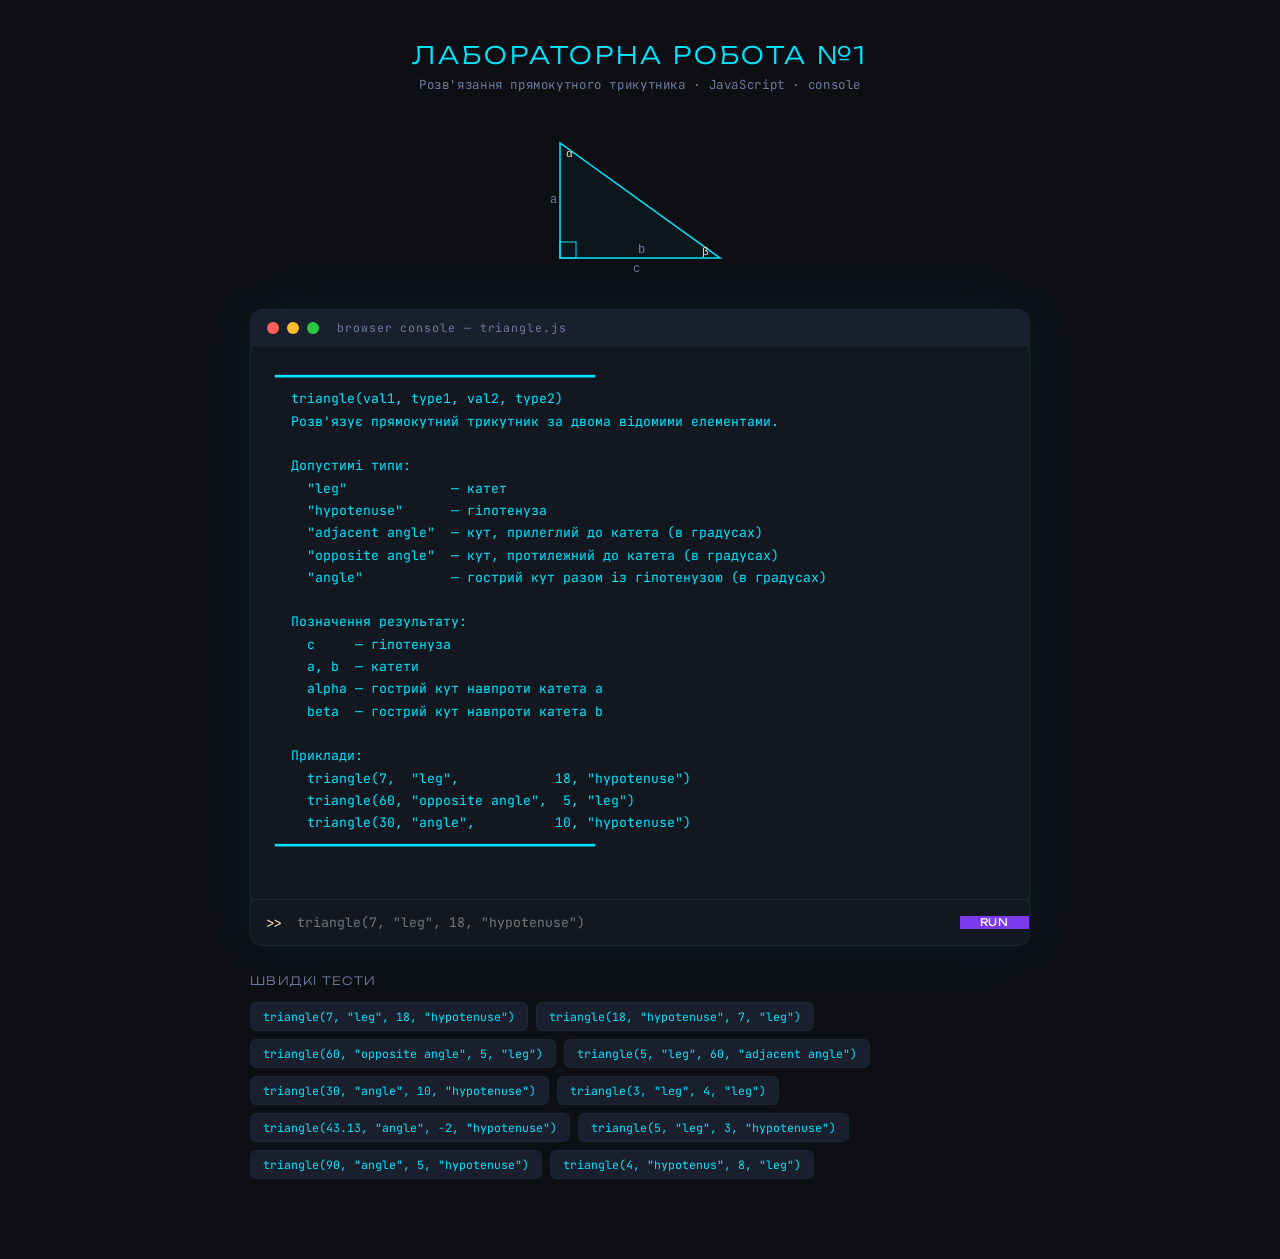
<file: lab1/index.html>
<!DOCTYPE html>
<html lang="uk">
<head>
  <meta charset="UTF-8" />
  <meta name="viewport" content="width=device-width, initial-scale=1.0" />
  <title>Лабораторна робота №1</title>
  <link rel="stylesheet" href="style.css" />
</head>
<body>

<header>
  <h1>Лабораторна робота №1</h1>
  <p>Розв'язання прямокутного трикутника · JavaScript · console</p>
</header>

<svg class="triangle-svg" width="180" height="140" viewBox="0 0 180 140"
     fill="none" xmlns="http://www.w3.org/2000/svg">
  <polygon points="10,125 170,125 10,10"
           stroke="#00e5ff" stroke-width="1.5" fill="rgba(0,229,255,0.04)"/>
  <rect x="10" y="109" width="16" height="16"
        stroke="#00e5ff" stroke-width="1" fill="none"/>
  <text x="83" y="139" fill="#6c7a9c" font-family="monospace" font-size="12">c</text>
  <text x="0"  y="70"  fill="#6c7a9c" font-family="monospace" font-size="12">a</text>
  <text x="88" y="120" fill="#6c7a9c" font-family="monospace" font-size="12">b</text>
  <text x="152" y="122" fill="#f9e2af" font-family="monospace" font-size="11">β</text>
  <text x="16"  y="24"  fill="#f9e2af" font-family="monospace" font-size="11">α</text>
</svg>

<div class="console">
  <div class="console-bar">
    <div class="dot dot-r"></div>
    <div class="dot dot-y"></div>
    <div class="dot dot-g"></div>
    <span class="console-label">browser console — triangle.js</span>
  </div>
  <div id="output"></div>
  <div class="input-row">
    <span class="chevron">&gt;&gt;</span>
    <input id="cmd" type="text" autocomplete="off" spellcheck="false"
           placeholder='triangle(7, "leg", 18, "hypotenuse")' />
    <button id="run-btn">RUN</button>
  </div>
</div>

<div class="tests">
  <h2>Швидкі тести</h2>
  <div class="chips" id="chips"></div>
</div>

<script src="triangle.js"></script>
<script src="ui.js"></script>
</body>
</html>
</file>
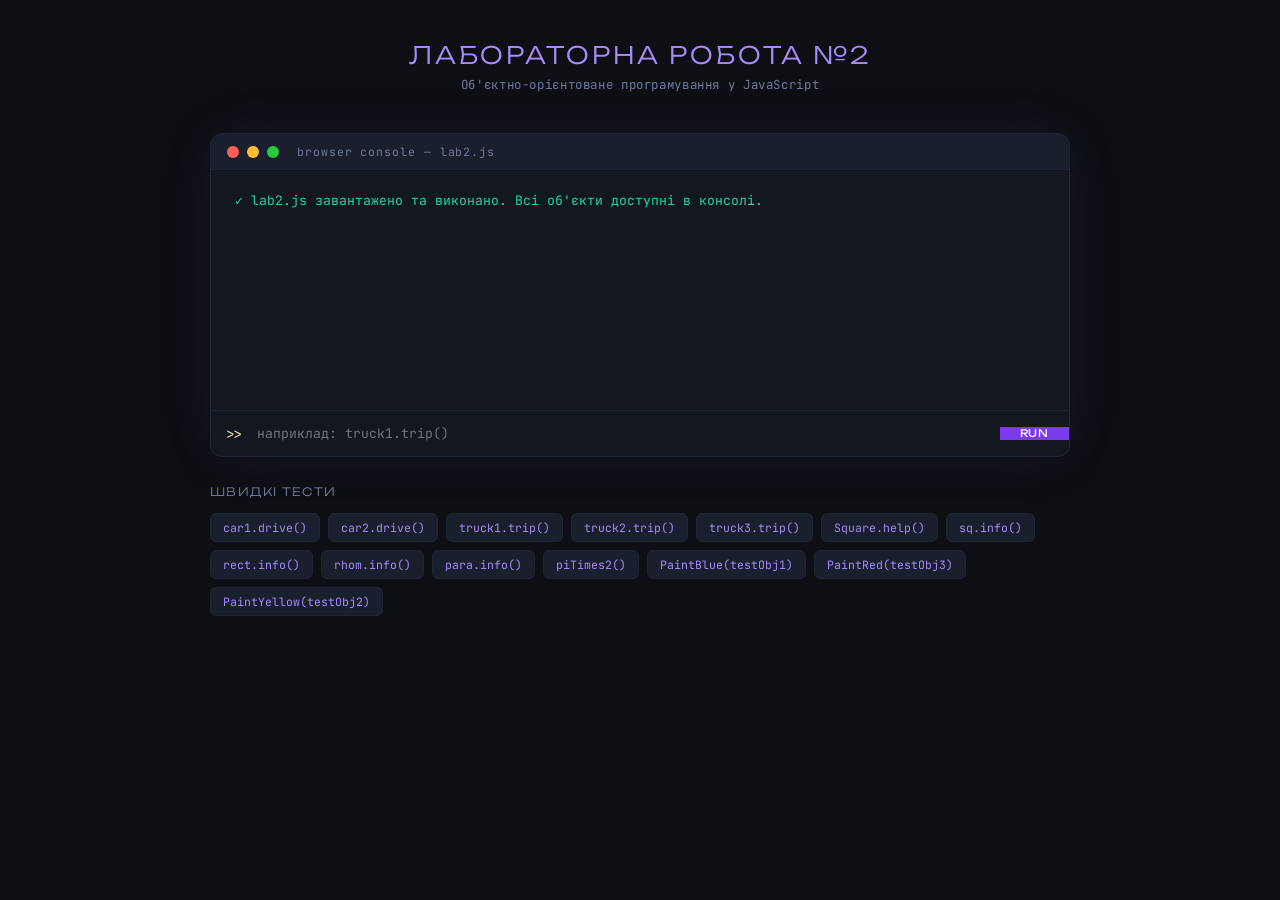
<file: lab2/index.html>
<!DOCTYPE html>
<html lang="uk">
<head>
  <meta charset="UTF-8" />
  <meta name="viewport" content="width=device-width, initial-scale=1.0" />
  <title>Лабораторна робота №2</title>
  <link rel="stylesheet" href="style.css" />
</head>
<body>

<header>
  <h1>Лабораторна робота №2</h1>
  <p>Об'єктно-орієнтоване програмування у JavaScript</p>
</header>

<div class="console">
  <div class="console-bar">
    <div class="dot dot-r"></div>
    <div class="dot dot-y"></div>
    <div class="dot dot-g"></div>
    <span class="console-label">browser console — lab2.js</span>
  </div>
  <div id="output"></div>
  <div class="input-row">
    <span class="chevron">&gt;&gt;</span>
    <input id="cmd" type="text" autocomplete="off" spellcheck="false"
           placeholder='наприклад: truck1.trip()' />
    <button id="run-btn">RUN</button>
  </div>
</div>

<div class="tests">
  <h2>Швидкі тести</h2>
  <div class="chips" id="chips"></div>
</div>

<script src="lab2.js"></script>
<script src="ui.js"></script>
</body>
</html>
</file>
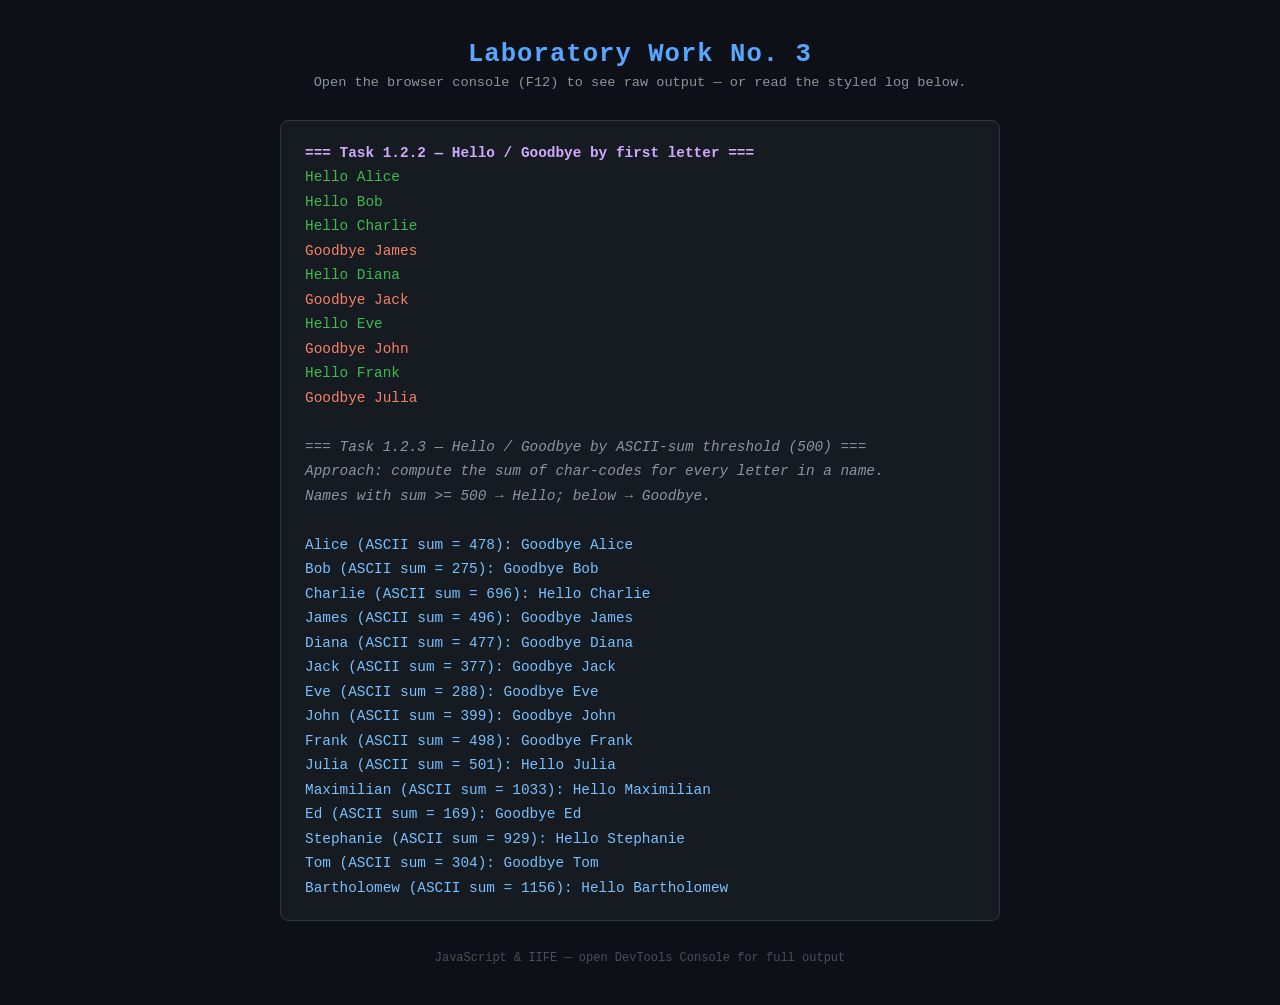
<file: lab3/index.html>
<!DOCTYPE html>
<html lang="uk">
<head>
  <meta charset="UTF-8" />
  <meta name="viewport" content="width=device-width, initial-scale=1.0" />
  <title>Lab 3 — JavaScript Data Processing</title>
  <style>
    *, *::before, *::after { box-sizing: border-box; margin: 0; padding: 0; }

    body {
      font-family: 'Courier New', Courier, monospace;
      background: #0d1117;
      color: #c9d1d9;
      display: flex;
      flex-direction: column;
      align-items: center;
      min-height: 100vh;
      padding: 40px 20px;
    }

    h1 {
      font-size: 1.6rem;
      color: #58a6ff;
      margin-bottom: 6px;
      letter-spacing: 0.04em;
    }

    p.subtitle {
      color: #8b949e;
      font-size: 0.85rem;
      margin-bottom: 30px;
    }

    #console-output {
      width: 100%;
      max-width: 720px;
      background: #161b22;
      border: 1px solid #30363d;
      border-radius: 8px;
      padding: 20px 24px;
      font-size: 0.9rem;
      line-height: 1.7;
      white-space: pre-wrap;
      word-break: break-word;
      min-height: 200px;
    }

    .line-hello   { color: #3fb950; }
    .line-goodbye { color: #f78166; }
    .line-heading { color: #d2a8ff; font-weight: bold; }
    .line-info    { color: #8b949e; font-style: italic; }
    .line-data    { color: #79c0ff; }

    footer {
      margin-top: 30px;
      color: #484f58;
      font-size: 0.75rem;
    }
  </style>
</head>
<body>
  <h1>Laboratory Work No. 3</h1>
  <p class="subtitle">Open the browser console (F12) to see raw output — or read the styled log below.</p>

  <div id="console-output"></div>

  <footer>JavaScript &amp; IIFE — open DevTools Console for full output</footer>

  <!-- Pretty-printer: intercepts console.log and mirrors output to the page.
       Must run BEFORE the library/main scripts so their console.log calls
       are caught too. -->
  <script>
    (function () {
      var box = document.getElementById("console-output");
      var original = console.log.bind(console);

      console.log = function () {
        original.apply(console, arguments);
        var text = Array.prototype.slice.call(arguments).join(" ");

        var span = document.createElement("span");
        span.textContent = text + "\n";

        if (text.startsWith("===")) {
          span.className = "line-heading";
        } else if (text.startsWith("Approach")) {
          span.className = "line-info";
        } else if (/^(Hello|Goodbye)\s/.test(text)) {
          span.className = text.startsWith("Hello") ? "line-hello" : "line-goodbye";
        } else if (/:\s+(Hello|Goodbye)/.test(text)) {
          span.className = /Hello\s/.test(text) ? "line-data line-hello" : "line-data line-goodbye";
        } else {
          span.className = "line-info";
        }

        box.appendChild(span);
      };
    })();
  </script>

  <!-- External libraries must be loaded before main.js -->
  <script src="hello.js"></script>
  <script src="goodbye.js"></script>
  <script src="main.js"></script>
</body>
</html>
</file>
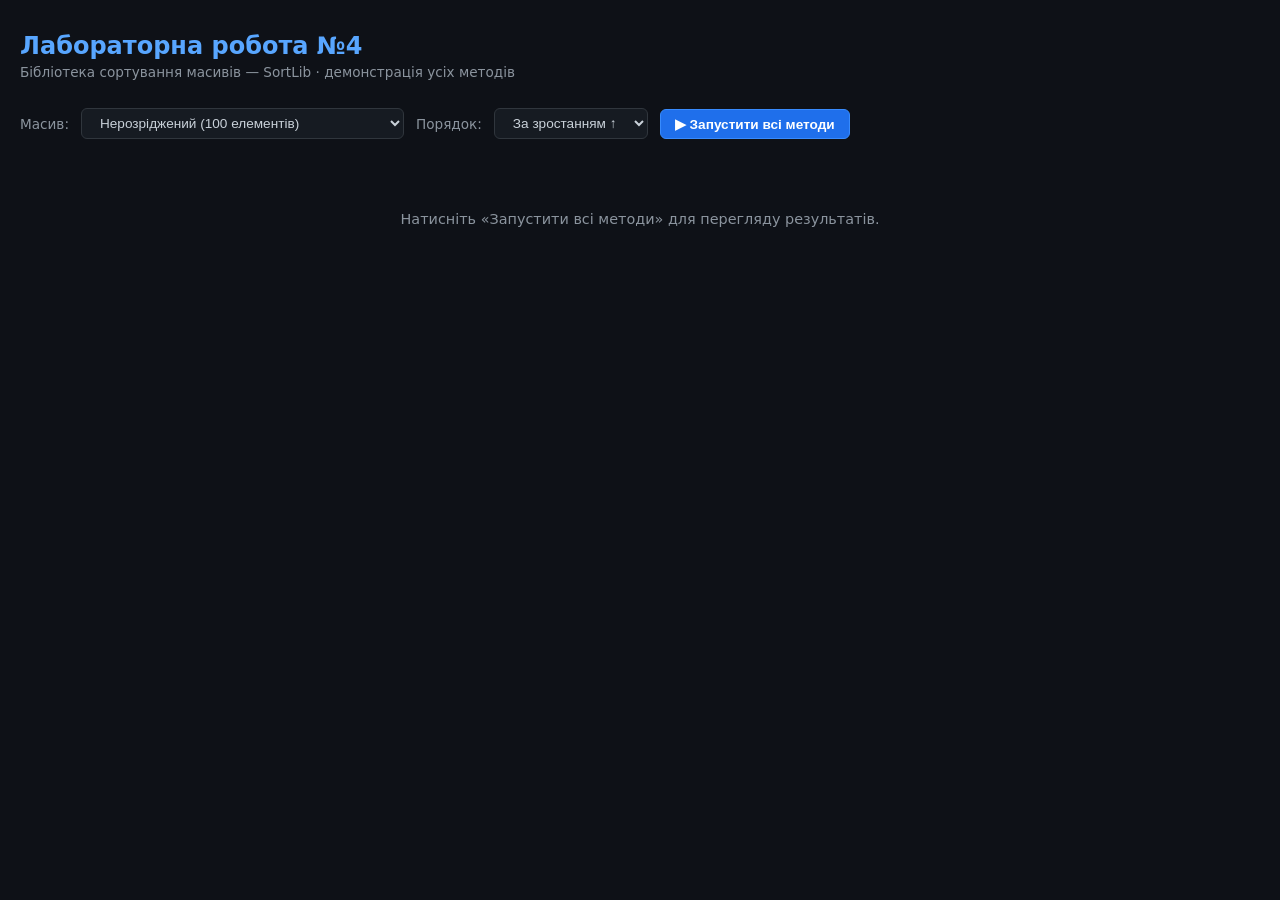
<file: lab4/index.html>
<!DOCTYPE html>
<html lang="uk">
<head>
  <meta charset="UTF-8"/>
  <meta name="viewport" content="width=device-width, initial-scale=1.0"/>
  <title>Lab 4 — Sorting Library</title>
  <style>
    *, *::before, *::after { box-sizing: border-box; margin: 0; padding: 0; }
    :root {
      --bg:#0e1117; --surface:#161b22; --border:#30363d; --text:#c9d1d9;
      --muted:#8b949e; --accent:#58a6ff; --green:#3fb950;
      --yellow:#d29922; --red:#f78166; --purple:#d2a8ff;
    }
    body { font-family:'Segoe UI',system-ui,sans-serif; background:var(--bg); color:var(--text); padding:32px 20px; min-height:100vh; }
    h1 { font-size:1.5rem; color:var(--accent); margin-bottom:4px; }
    .subtitle { color:var(--muted); font-size:.85rem; margin-bottom:28px; }
    .controls { display:flex; flex-wrap:wrap; gap:12px; margin-bottom:24px; align-items:center; }
    .controls label { color:var(--muted); font-size:.85rem; }
    select, button { background:var(--surface); border:1px solid var(--border); color:var(--text); border-radius:6px; padding:6px 14px; font-size:.85rem; cursor:pointer; transition:border-color .15s; }
    select:focus, button:hover { border-color:var(--accent); outline:none; }
    button.primary { background:#1f6feb; border-color:#388bfd; color:#fff; font-weight:600; }
    button.primary:hover { background:#388bfd; }
    .grid { display:grid; grid-template-columns:repeat(auto-fit,minmax(320px,1fr)); gap:16px; }
    .card { background:var(--surface); border:1px solid var(--border); border-radius:10px; padding:16px 18px; display:flex; flex-direction:column; gap:8px; }
    .card-title { font-weight:600; color:var(--purple); font-size:.95rem; display:flex; justify-content:space-between; align-items:center; }
    .badge { font-size:.7rem; padding:2px 8px; border-radius:20px; background:#1f3a5f; color:var(--accent); }
    .stats { display:flex; gap:16px; font-size:.8rem; color:var(--muted); }
    .stats span { display:flex; flex-direction:column; }
    .stats b { color:var(--green); font-size:1.05rem; }
    .warn { color:var(--yellow); font-size:.78rem; }
    .array-preview { font-family:'Courier New',monospace; font-size:.72rem; color:var(--muted); background:#0d1117; border-radius:5px; padding:6px 10px; max-height:60px; overflow:hidden; white-space:nowrap; text-overflow:ellipsis; }
    .array-label { font-size:.75rem; color:var(--muted); margin-bottom:2px; }
    .time { color:var(--muted); font-size:.75rem; text-align:right; margin-top:4px; }
    #sparse-info { background:#271e00; border:1px solid #5a4500; border-radius:8px; padding:10px 14px; font-size:.83rem; color:var(--yellow); margin-bottom:16px; display:none; }
    #placeholder { color:var(--muted); text-align:center; padding:48px 0; font-size:.9rem; }
  </style>
</head>
<body>

<h1>Лабораторна робота №4</h1>
<p class="subtitle">Бібліотека сортування масивів — SortLib · демонстрація усіх методів</p>

<div class="controls">
  <label>Масив:</label>
  <select id="arrayType">
    <option value="dense">Нерозріджений (100 елементів)</option>
    <option value="sparse">Розріджений (100 позицій, ~30% undefined)</option>
  </select>
  <label>Порядок:</label>
  <select id="direction">
    <option value="asc">За зростанням ↑</option>
    <option value="desc">За спаданням ↓</option>
  </select>
  <button class="primary" onclick="runAll()">▶ Запустити всі методи</button>
</div>

<div id="sparse-info"></div>
<div id="results"><div id="placeholder">Натисніть «Запустити всі методи» для перегляду результатів.</div></div>

<script>
// ═══════════════════════════════════════════════════════════════
// sortLib.js — вбудована бібліотека SortLib (псевдопростір імен)
// ═══════════════════════════════════════════════════════════════
var SortLib = (function () {

  function _prepare(arr) {
    var defined = [], undefinedCount = 0;
    for (var i = 0; i < arr.length; i++) {
      if (arr[i] === undefined) undefinedCount++;
      else defined.push(arr[i]);
    }
    return { defined: defined, undefinedCount: undefinedCount };
  }

  function _finish(name, sorted, undefinedCount, comparisons, swaps) {
    var result = sorted.slice();
    for (var i = 0; i < undefinedCount; i++) result.push(undefined);
    var msg = "[" + name + "] порівнянь: " + comparisons + ", обмінів/переміщень: " + swaps;
    if (undefinedCount > 0)
      msg += " | ⚠ знайдено " + undefinedCount + " undefined-елемент(и) — їх переміщено в кінець масиву";
    console.log(msg);
    return result;
  }

  function _cmp(a, b, asc) { return asc ? a - b : b - a; }

  function bubbleSort(arr, ascending) {
    if (ascending === undefined) ascending = true;
    var p = _prepare(arr), a = p.defined, n = a.length;
    var comparisons = 0, swaps = 0;
    for (var i = 0; i < n - 1; i++) {
      var swapped = false;
      for (var j = 0; j < n - 1 - i; j++) {
        comparisons++;
        if (_cmp(a[j], a[j+1], ascending) > 0) {
          var tmp = a[j]; a[j] = a[j+1]; a[j+1] = tmp; swaps++; swapped = true;
        }
      }
      if (!swapped) break;
    }
    return _finish("Bubble Sort", a, p.undefinedCount, comparisons, swaps);
  }

  function selectionSort(arr, ascending) {
    if (ascending === undefined) ascending = true;
    var p = _prepare(arr), a = p.defined, n = a.length;
    var comparisons = 0, swaps = 0;
    for (var i = 0; i < n - 1; i++) {
      var extremeIdx = i;
      for (var j = i + 1; j < n; j++) {
        comparisons++;
        if (_cmp(a[j], a[extremeIdx], ascending) < 0) extremeIdx = j;
      }
      if (extremeIdx !== i) {
        var tmp = a[i]; a[i] = a[extremeIdx]; a[extremeIdx] = tmp; swaps++;
      }
    }
    return _finish("Selection Sort", a, p.undefinedCount, comparisons, swaps);
  }

  function insertionSort(arr, ascending) {
    if (ascending === undefined) ascending = true;
    var p = _prepare(arr), a = p.defined, n = a.length;
    var comparisons = 0, swaps = 0;
    for (var i = 1; i < n; i++) {
      var key = a[i], j = i - 1;
      while (j >= 0) {
        comparisons++;
        if (_cmp(a[j], key, ascending) > 0) { a[j+1] = a[j]; swaps++; j--; } else break;
      }
      a[j+1] = key;
    }
    return _finish("Insertion Sort", a, p.undefinedCount, comparisons, swaps);
  }

  function shellSort(arr, ascending) {
    if (ascending === undefined) ascending = true;
    var p = _prepare(arr), a = p.defined, n = a.length;
    var comparisons = 0, swaps = 0;
    var gap = 1;
    while (gap < Math.floor(n / 3)) gap = gap * 3 + 1;
    while (gap >= 1) {
      for (var i = gap; i < n; i++) {
        var key = a[i], j = i - gap;
        while (j >= 0) {
          comparisons++;
          if (_cmp(a[j], key, ascending) > 0) { a[j+gap] = a[j]; swaps++; j -= gap; } else break;
        }
        a[j+gap] = key;
      }
      gap = Math.floor((gap - 1) / 3);
    }
    return _finish("Shell Sort", a, p.undefinedCount, comparisons, swaps);
  }

  function quickSort(arr, ascending) {
    if (ascending === undefined) ascending = true;
    var p = _prepare(arr), a = p.defined.slice();
    var comparisons = 0, swaps = 0;

    function _partition(lo, hi) {
      var mid = Math.floor((lo + hi) / 2);
      if (_cmp(a[lo], a[mid], ascending) > 0) { var t=a[lo]; a[lo]=a[mid]; a[mid]=t; swaps++; }
      if (_cmp(a[lo], a[hi],  ascending) > 0) { var t=a[lo]; a[lo]=a[hi];  a[hi]=t;  swaps++; }
      if (_cmp(a[mid],a[hi],  ascending) > 0) { var t=a[mid];a[mid]=a[hi]; a[hi]=t;  swaps++; }
      var pivot = a[mid];
      var t2 = a[mid]; a[mid] = a[hi-1]; a[hi-1] = t2; swaps++;
      var i = lo, j = hi - 1;
      while (true) {
        comparisons++; while (_cmp(a[++i], pivot, ascending) < 0) comparisons++;
        comparisons++; while (_cmp(a[--j], pivot, ascending) > 0) comparisons++;
        if (i >= j) break;
        var tmp = a[i]; a[i] = a[j]; a[j] = tmp; swaps++;
      }
      var tmp2 = a[i]; a[i] = a[hi-1]; a[hi-1] = tmp2; swaps++;
      return i;
    }

    function _qsort(lo, hi) {
      if (hi - lo < 10) {
        for (var i = lo + 1; i <= hi; i++) {
          var key = a[i], j = i - 1;
          while (j >= lo) {
            comparisons++;
            if (_cmp(a[j], key, ascending) > 0) { a[j+1]=a[j]; swaps++; j--; } else break;
          }
          a[j+1] = key;
        }
        return;
      }
      var pivotIdx = _partition(lo, hi);
      _qsort(lo, pivotIdx - 1);
      _qsort(pivotIdx + 1, hi);
    }

    if (a.length > 1) _qsort(0, a.length - 1);
    return _finish("Quick Sort (Hoare)", a, p.undefinedCount, comparisons, swaps);
  }

  return { bubbleSort, selectionSort, insertionSort, shellSort, quickSort };
})();

// ═══════════════════════════════════════════════════════════════
// main.js — демонстрація
// ═══════════════════════════════════════════════════════════════
function makeDense(n) {
  var a = [], s = 42;
  for (var i = 0; i < n; i++) {
    s = (s * 1664525 + 1013904223) & 0x7fffffff;
    a.push((s % 1000) - 500);
  }
  return a;
}

function makeSparse(n, sparsity) {
  var dense = makeDense(n), a = new Array(n);
  for (var i = 0; i < n; i++) {
    var h = ((i * 2654435761) >>> 0) % 100;
    if (h >= sparsity * 100) a[i] = dense[i];
  }
  return a;
}

var _lastLog = "";
var _origLog = console.log.bind(console);
console.log = function() {
  _origLog.apply(console, arguments);
  _lastLog = Array.prototype.slice.call(arguments).join(" ");
};

function parseLog(msg) {
  var comp = (msg.match(/порівнянь: (\d+)/) || [])[1] || "?";
  var sw   = (msg.match(/обмінів\/переміщень: (\d+)/) || [])[1] || "?";
  var warn = msg.includes("⚠") ? msg.split("|")[1].trim() : "";
  return { comp, sw, warn };
}

function runAll() {
  var type = document.getElementById("arrayType").value;
  var asc  = document.getElementById("direction").value === "asc";
  var arr  = type === "dense" ? makeDense(100) : makeSparse(100, 0.30);

  var undefCount = 0;
  for (var i = 0; i < arr.length; i++) if (arr[i] === undefined) undefCount++;

  var sparseInfo = document.getElementById("sparse-info");
  if (undefCount > 0) {
    sparseInfo.style.display = "block";
    sparseInfo.textContent = "⚠ Розріджений масив: " + undefCount + " undefined-елемент(и) з " +
      arr.length + " — їх буде переміщено в кінець відсортованого масиву.";
  } else {
    sparseInfo.style.display = "none";
  }

  var methods = [
    { name:"Bubble Sort",       key:"bubbleSort",    label:"Обмін" },
    { name:"Selection Sort",    key:"selectionSort", label:"Мінімальних елементів" },
    { name:"Insertion Sort",    key:"insertionSort", label:"Вставки" },
    { name:"Shell Sort",        key:"shellSort",     label:"Шелла" },
    { name:"Quick Sort (Hoare)",key:"quickSort",     label:"Хоара (швидке)" },
  ];

  var cards = "";
  methods.forEach(function(m) {
    var t0 = performance.now();
    _lastLog = "";
    var sorted = SortLib[m.key](arr.slice(), asc);
    var t1 = performance.now();
    var stats = parseLog(_lastLog);
    var elapsed = (t1 - t0).toFixed(2);
    var preview = sorted.slice(0, 20).map(v => v === undefined ? "undef" : v).join(", ") +
                  (sorted.length > 20 ? " …" : "");
    cards += '<div class="card">' +
      '<div class="card-title">' + m.name + '<span class="badge">' + m.label + '</span></div>' +
      '<div class="stats"><span>Порівнянь<b>' + stats.comp + '</b></span><span>Обмінів<b>' + stats.sw + '</b></span></div>' +
      (stats.warn ? '<div class="warn">⚠ ' + stats.warn + '</div>' : '') +
      '<div class="array-label">Результат (перші 20):</div>' +
      '<div class="array-preview">' + preview + '</div>' +
      '<div class="time">⏱ ' + elapsed + ' мс</div>' +
      '</div>';
  });

  document.getElementById("results").innerHTML = '<div class="grid">' + cards + '</div>';
}
</script>
</body>
</html>
</file>
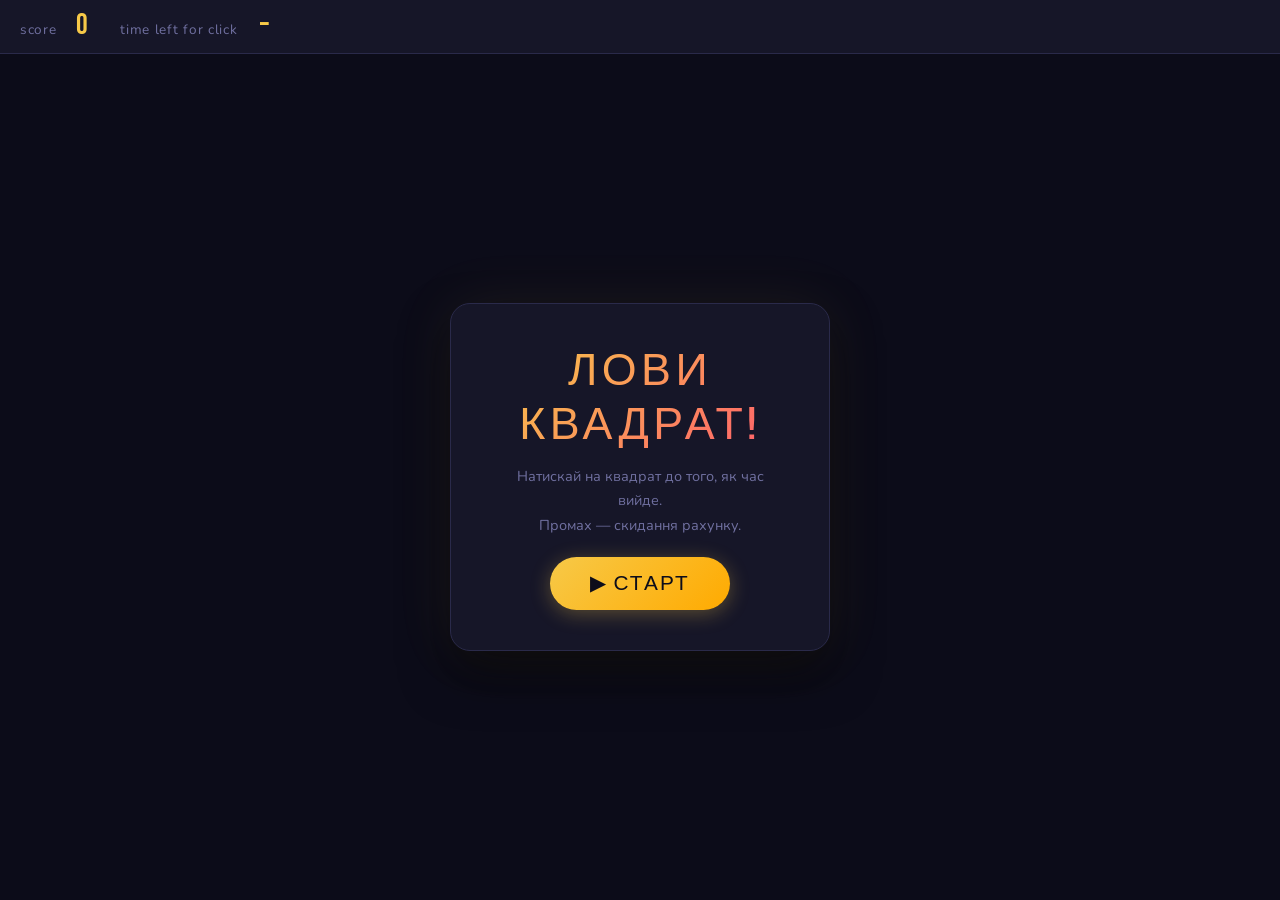
<file: lab5/index.html>
<!DOCTYPE html>
<html lang="uk">
<head>
  <meta charset="UTF-8" />
  <meta name="viewport" content="width=device-width, initial-scale=1.0" />
  <title>Лови квадрат — Лаб. №5</title>
  <link rel="stylesheet" href="style.css" />
</head>
<body>

  <div class="hud">
    <div class="hud-item">
      <span class="hud-label">score</span>
      <span class="hud-val" id="score">0</span>
    </div>
    <div class="hud-item">
      <span class="hud-label">time left for click</span>
      <span class="hud-val" id="timer">3</span>
    </div>
  </div>

  <div id="arena">
    <div id="square"></div>

    <div id="overlay" class="overlay">
      <div class="overlay-box">
        <p class="overlay-title" id="overlayTitle">ЛОВИ КВАДРАТ!</p>
        <p class="overlay-sub" id="overlaySub">Натискай на квадрат до того, як час вийде.<br>Промах — скидання рахунку.</p>
        <p class="overlay-score hidden" id="overlayScore"></p>
        <button id="startBtn">▶ СТАРТ</button>
      </div>
    </div>
  </div>

  <script src="script.js"></script>
</body>
</html>
</file>
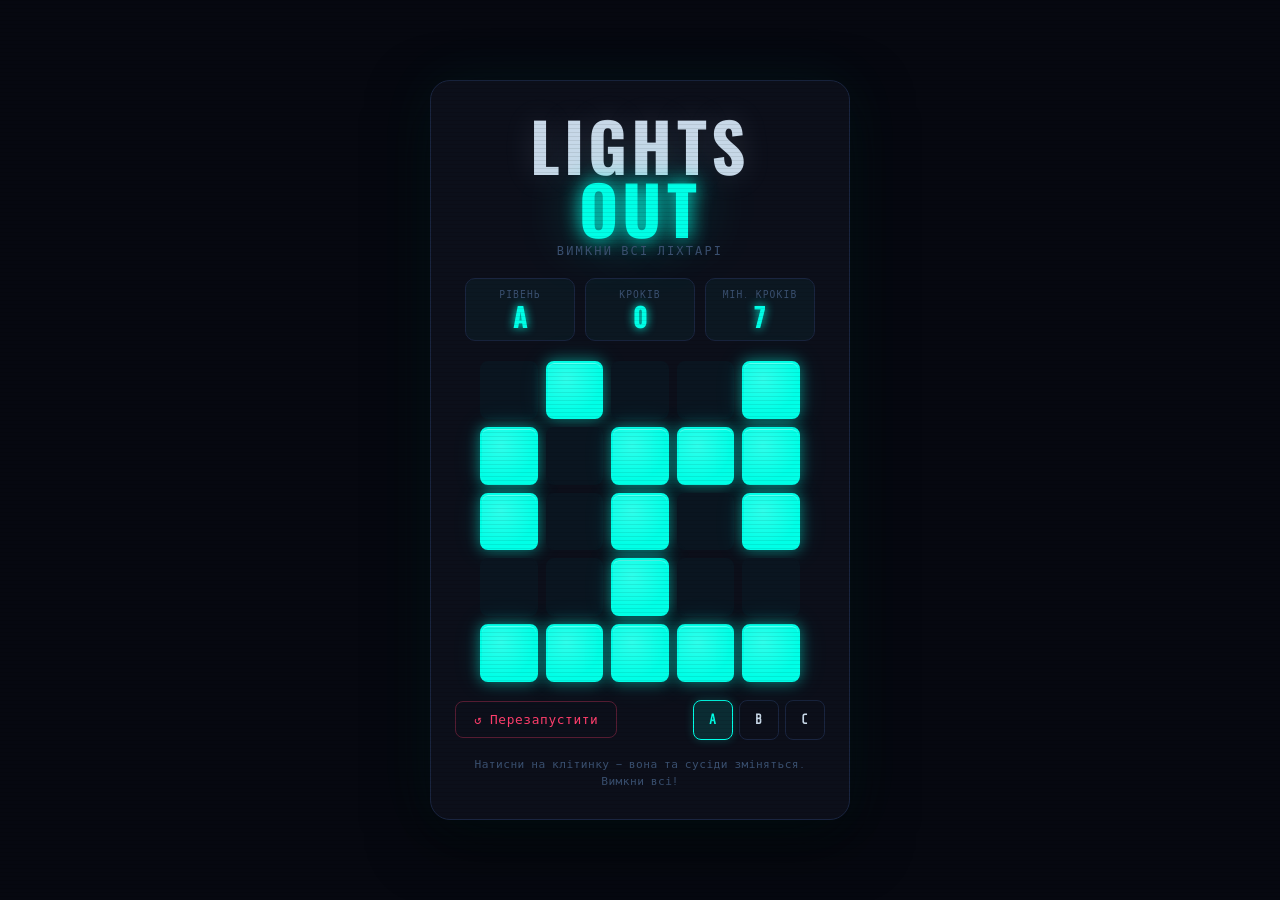
<file: lab6/index.html>
<!DOCTYPE html>
<html lang="uk">
<head>
  <meta charset="UTF-8" />
  <meta name="viewport" content="width=device-width, initial-scale=1.0" />
  <title>Lights Out — Лаб. №6</title>
  <link rel="stylesheet" href="style.css" />
</head>
<body>
  <div class="scanlines"></div>

  <div class="container">
    <header class="header">
      <h1 class="title">LIGHTS<br><span>OUT</span></h1>
      <p class="subtitle">Вимкни всі ліхтарі</p>
    </header>

    <div class="meta-row">
      <div class="meta-chip">
        <span class="meta-label">Рівень</span>
        <span class="meta-val" id="levelName">A</span>
      </div>
      <div class="meta-chip">
        <span class="meta-label">Кроків</span>
        <span class="meta-val" id="moveCount">0</span>
      </div>
      <div class="meta-chip">
        <span class="meta-label">Мін. кроків</span>
        <span class="meta-val" id="minMoves">7</span>
      </div>
    </div>

    <div class="grid-wrap">
      <div class="grid" id="grid"></div>
    </div>

    <div id="winBanner" class="win-banner hidden">
      <span class="win-icon">🏆</span>
      <span class="win-text">Перемога!</span>
      <span class="win-sub" id="winSub"></span>
    </div>

    <div class="controls">
      <button class="btn btn-reset" id="resetBtn">↺ Перезапустити</button>
      <div class="level-btns">
        <button class="btn btn-level active" data-level="a">A</button>
        <button class="btn btn-level" data-level="b">B</button>
        <button class="btn btn-level" data-level="c">C</button>
      </div>
    </div>

    <div class="hint">
      <p>Натисни на клітинку — вона та сусіди зміняться. Вимкни всі!</p>
    </div>
  </div>

  <script src="script.js"></script>
</body>
</html>
</file>
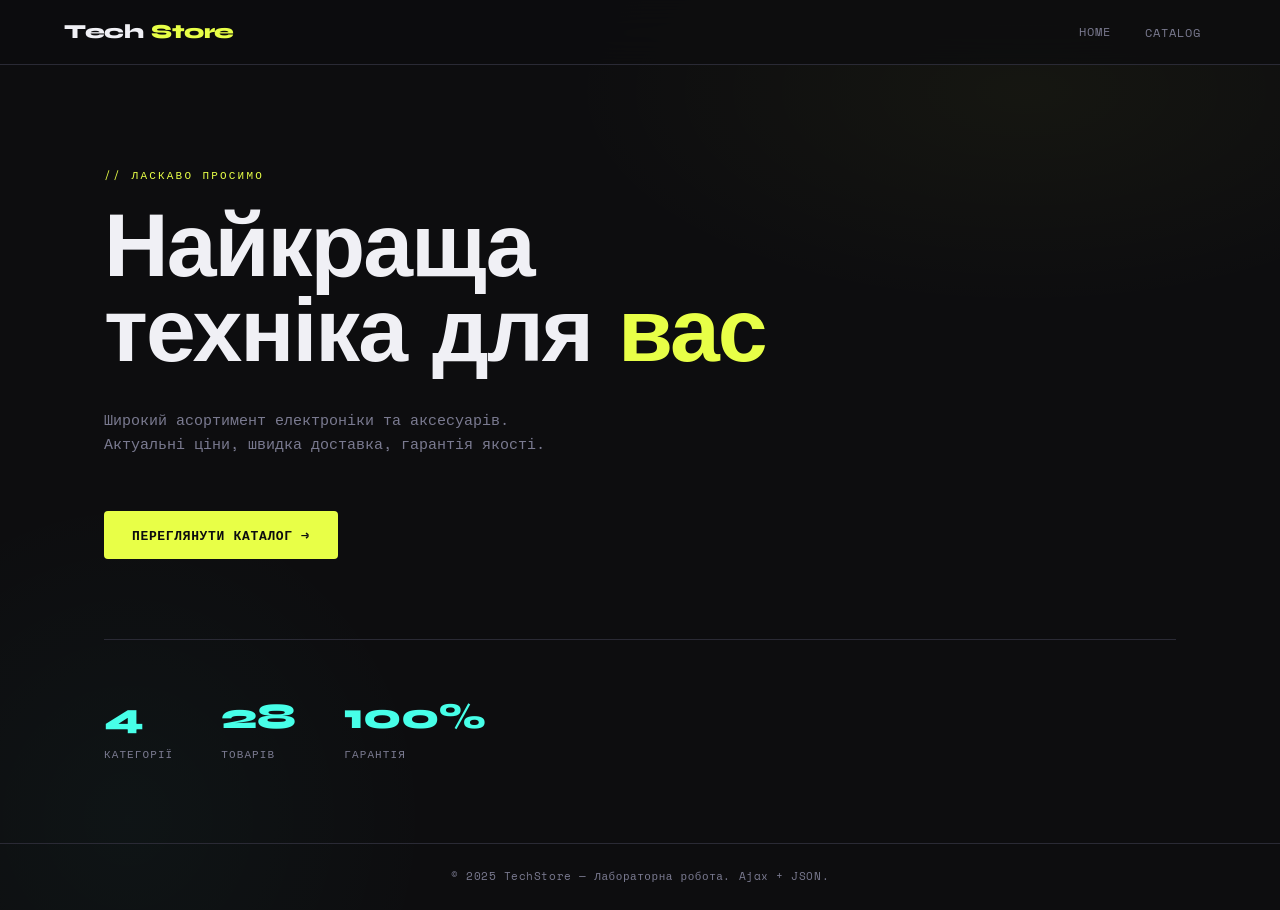
<file: lab7/index.html>
<!DOCTYPE html>
<html lang="uk">
<head>
  <meta charset="UTF-8" />
  <meta name="viewport" content="width=device-width, initial-scale=1.0" />
  <title>TechStore — Каталог</title>
  <link rel="preconnect" href="https://fonts.googleapis.com" />
  <link rel="preconnect" href="https://fonts.gstatic.com" crossorigin />
  <link href="https://fonts.googleapis.com/css2?family=Space+Mono:ital,wght@0,400;0,700;1,400&family=Syne:wght@400;600;700;800&display=swap" rel="stylesheet" />
  <style>
    *, *::before, *::after { box-sizing: border-box; margin: 0; padding: 0; }

    :root {
      --bg: #0d0d0f;
      --surface: #16161a;
      --surface2: #1e1e24;
      --border: #2a2a35;
      --accent: #e8ff47;
      --accent2: #47ffe8;
      --text: #f0f0f5;
      --muted: #7a7a90;
      --danger: #ff4757;
      --radius: 4px;
      --font-head: 'Syne', sans-serif;
      --font-mono: 'Space Mono', monospace;
    }

    html { scroll-behavior: smooth; }

    body {
      background: var(--bg);
      color: var(--text);
      font-family: var(--font-mono);
      font-size: 14px;
      line-height: 1.6;
      min-height: 100vh;
      background-image:
        radial-gradient(ellipse 60% 40% at 80% 10%, rgba(232,255,71,0.04) 0%, transparent 60%),
        radial-gradient(ellipse 40% 60% at 10% 90%, rgba(71,255,232,0.03) 0%, transparent 60%);
    }

    /* ─── HEADER ─── */
    header {
      position: sticky;
      top: 0;
      z-index: 100;
      background: rgba(13,13,15,0.85);
      backdrop-filter: blur(16px);
      border-bottom: 1px solid var(--border);
      padding: 0 clamp(16px, 5vw, 64px);
    }

    .header-inner {
      max-width: 1200px;
      margin: 0 auto;
      display: flex;
      align-items: center;
      gap: 48px;
      height: 64px;
    }

    .logo {
      font-family: var(--font-head);
      font-size: 20px;
      font-weight: 800;
      letter-spacing: -0.5px;
      color: var(--text);
      text-decoration: none;
      display: flex;
      align-items: center;
      gap: 8px;
    }

    .logo span {
      color: var(--accent);
    }

    nav {
      display: flex;
      gap: 4px;
      margin-left: auto;
    }

    .nav-link {
      font-family: var(--font-mono);
      font-size: 12px;
      letter-spacing: 0.08em;
      text-transform: uppercase;
      color: var(--muted);
      text-decoration: none;
      padding: 6px 14px;
      border: 1px solid transparent;
      border-radius: var(--radius);
      cursor: pointer;
      background: none;
      transition: color 0.18s, border-color 0.18s, background 0.18s;
    }

    .nav-link:hover, .nav-link.active {
      color: var(--accent);
      border-color: var(--accent);
      background: rgba(232,255,71,0.05);
    }

    /* ─── HERO / HOME ─── */
    #home-view {
      max-width: 1200px;
      margin: 0 auto;
      padding: clamp(48px, 8vw, 120px) clamp(16px, 5vw, 64px) 80px;
    }

    .hero-label {
      font-size: 11px;
      letter-spacing: 0.2em;
      text-transform: uppercase;
      color: var(--accent);
      margin-bottom: 20px;
    }

    .hero-title {
      font-family: var(--font-head);
      font-size: clamp(42px, 7vw, 96px);
      font-weight: 800;
      line-height: 0.95;
      letter-spacing: -2px;
      margin-bottom: 32px;
    }

    .hero-title em {
      font-style: normal;
      color: var(--accent);
    }

    .hero-sub {
      font-size: 15px;
      color: var(--muted);
      max-width: 480px;
      margin-bottom: 56px;
    }

    .hero-cta {
      display: inline-flex;
      align-items: center;
      gap: 10px;
      background: var(--accent);
      color: #0d0d0f;
      font-family: var(--font-mono);
      font-weight: 700;
      font-size: 13px;
      letter-spacing: 0.05em;
      text-transform: uppercase;
      padding: 14px 28px;
      border-radius: var(--radius);
      cursor: pointer;
      border: none;
      text-decoration: none;
      transition: transform 0.15s, box-shadow 0.15s;
    }

    .hero-cta:hover {
      transform: translateY(-2px);
      box-shadow: 0 8px 32px rgba(232,255,71,0.25);
    }

    .hero-stats {
      display: flex;
      gap: 48px;
      margin-top: 80px;
      padding-top: 48px;
      border-top: 1px solid var(--border);
    }

    .stat-num {
      font-family: var(--font-head);
      font-size: 36px;
      font-weight: 800;
      color: var(--accent2);
    }

    .stat-label {
      font-size: 11px;
      color: var(--muted);
      text-transform: uppercase;
      letter-spacing: 0.1em;
    }

    /* ─── CATALOG VIEW ─── */
    #catalog-view {
      max-width: 1200px;
      margin: 0 auto;
      padding: 48px clamp(16px, 5vw, 64px) 80px;
    }

    .catalog-header {
      display: flex;
      align-items: baseline;
      gap: 16px;
      margin-bottom: 48px;
    }

    .catalog-title {
      font-family: var(--font-head);
      font-size: 40px;
      font-weight: 800;
      letter-spacing: -1px;
    }

    .catalog-title span { color: var(--accent); }

    .section-label {
      font-size: 11px;
      text-transform: uppercase;
      letter-spacing: 0.15em;
      color: var(--muted);
      margin-bottom: 20px;
    }

    /* Category cards */
    .categories-grid {
      display: grid;
      grid-template-columns: repeat(auto-fill, minmax(240px, 1fr));
      gap: 16px;
      margin-bottom: 16px;
    }

    .category-card {
      background: var(--surface);
      border: 1px solid var(--border);
      border-radius: var(--radius);
      padding: 28px 24px;
      cursor: pointer;
      text-decoration: none;
      color: inherit;
      display: block;
      transition: border-color 0.2s, background 0.2s, transform 0.15s;
      position: relative;
      overflow: hidden;
    }

    .category-card::before {
      content: '';
      position: absolute;
      top: 0; left: 0; right: 0;
      height: 2px;
      background: var(--accent);
      transform: scaleX(0);
      transform-origin: left;
      transition: transform 0.25s;
    }

    .category-card:hover {
      border-color: var(--accent);
      background: var(--surface2);
      transform: translateY(-3px);
    }

    .category-card:hover::before { transform: scaleX(1); }

    .cat-id {
      font-size: 11px;
      color: var(--accent);
      letter-spacing: 0.1em;
      margin-bottom: 12px;
      font-family: var(--font-mono);
    }

    .cat-name {
      font-family: var(--font-head);
      font-size: 22px;
      font-weight: 700;
      margin-bottom: 8px;
    }

    .cat-notes {
      font-size: 12px;
      color: var(--muted);
      line-height: 1.5;
      display: -webkit-box;
      -webkit-line-clamp: 2;
      -webkit-box-orient: vertical;
      overflow: hidden;
    }

    .cat-arrow {
      position: absolute;
      bottom: 20px;
      right: 20px;
      font-size: 18px;
      color: var(--muted);
      transition: color 0.2s, transform 0.2s;
    }

    .category-card:hover .cat-arrow {
      color: var(--accent);
      transform: translate(3px, -3px);
    }

    /* Specials card */
    .specials-card {
      background: linear-gradient(135deg, rgba(232,255,71,0.08) 0%, rgba(71,255,232,0.05) 100%);
      border-color: rgba(232,255,71,0.3);
    }

    .specials-card .cat-id { color: var(--accent2); }
    .specials-card:hover { border-color: var(--accent2); }
    .specials-card:hover::before { background: var(--accent2); }

    /* ─── ITEMS VIEW ─── */
    #items-view {
      max-width: 1200px;
      margin: 0 auto;
      padding: 48px clamp(16px, 5vw, 64px) 80px;
    }

    .back-btn {
      display: inline-flex;
      align-items: center;
      gap: 8px;
      font-size: 12px;
      text-transform: uppercase;
      letter-spacing: 0.1em;
      color: var(--muted);
      background: none;
      border: none;
      cursor: pointer;
      padding: 0;
      margin-bottom: 36px;
      transition: color 0.15s;
      font-family: var(--font-mono);
    }

    .back-btn:hover { color: var(--accent); }

    .items-header {
      margin-bottom: 48px;
    }

    .items-category-label {
      font-size: 11px;
      text-transform: uppercase;
      letter-spacing: 0.2em;
      color: var(--accent);
      margin-bottom: 12px;
    }

    .items-title {
      font-family: var(--font-head);
      font-size: clamp(32px, 5vw, 56px);
      font-weight: 800;
      letter-spacing: -1.5px;
      line-height: 1;
    }

    .items-grid {
      display: grid;
      grid-template-columns: repeat(auto-fill, minmax(280px, 1fr));
      gap: 20px;
    }

    .item-card {
      background: var(--surface);
      border: 1px solid var(--border);
      border-radius: var(--radius);
      overflow: hidden;
      transition: border-color 0.2s, transform 0.15s;
      animation: fadeUp 0.35s ease both;
    }

    @keyframes fadeUp {
      from { opacity: 0; transform: translateY(20px); }
      to { opacity: 1; transform: translateY(0); }
    }

    .item-card:hover {
      border-color: var(--border);
      transform: translateY(-4px);
      box-shadow: 0 12px 40px rgba(0,0,0,0.4);
    }

    .item-img-wrap {
      background: var(--surface2);
      display: flex;
      align-items: center;
      justify-content: center;
      padding: 24px;
      border-bottom: 1px solid var(--border);
    }

    .item-img-wrap img {
      width: 160px;
      height: 160px;
      object-fit: cover;
      border-radius: var(--radius);
      display: block;
    }

    .item-body {
      padding: 20px;
    }

    .item-id {
      font-size: 10px;
      color: var(--muted);
      letter-spacing: 0.12em;
      text-transform: uppercase;
      margin-bottom: 8px;
    }

    .item-name {
      font-family: var(--font-head);
      font-size: 18px;
      font-weight: 700;
      margin-bottom: 10px;
      line-height: 1.2;
    }

    .item-desc {
      font-size: 12px;
      color: var(--muted);
      line-height: 1.6;
      margin-bottom: 16px;
      display: -webkit-box;
      -webkit-line-clamp: 3;
      -webkit-box-orient: vertical;
      overflow: hidden;
    }

    .item-footer {
      display: flex;
      align-items: center;
      justify-content: space-between;
      padding-top: 16px;
      border-top: 1px solid var(--border);
    }

    .item-price {
      font-family: var(--font-head);
      font-size: 22px;
      font-weight: 800;
      color: var(--accent);
    }

    .item-price-sub {
      font-size: 11px;
      color: var(--muted);
    }

    .item-buy {
      background: var(--surface2);
      border: 1px solid var(--border);
      color: var(--text);
      font-family: var(--font-mono);
      font-size: 11px;
      text-transform: uppercase;
      letter-spacing: 0.08em;
      padding: 8px 14px;
      border-radius: var(--radius);
      cursor: pointer;
      transition: background 0.15s, border-color 0.15s, color 0.15s;
    }

    .item-buy:hover {
      background: var(--accent);
      border-color: var(--accent);
      color: #0d0d0f;
    }

    /* ─── LOADER ─── */
    .loader {
      display: flex;
      align-items: center;
      gap: 12px;
      color: var(--muted);
      font-size: 13px;
      padding: 48px 0;
    }

    .loader-dots {
      display: flex;
      gap: 4px;
    }

    .loader-dots span {
      width: 6px;
      height: 6px;
      background: var(--accent);
      border-radius: 50%;
      animation: blink 1s infinite;
    }

    .loader-dots span:nth-child(2) { animation-delay: 0.2s; }
    .loader-dots span:nth-child(3) { animation-delay: 0.4s; }

    @keyframes blink {
      0%, 80%, 100% { opacity: 0.2; }
      40% { opacity: 1; }
    }

    /* ─── ERROR ─── */
    .error-box {
      background: rgba(255,71,87,0.08);
      border: 1px solid rgba(255,71,87,0.3);
      border-radius: var(--radius);
      padding: 24px;
      color: var(--danger);
      font-size: 13px;
    }

    /* ─── HIDDEN ─── */
    .hidden { display: none !important; }

    /* ─── FOOTER ─── */
    footer {
      border-top: 1px solid var(--border);
      padding: 24px clamp(16px, 5vw, 64px);
      text-align: center;
      color: var(--muted);
      font-size: 11px;
      letter-spacing: 0.05em;
    }

    /* ─── ITEM ANIMATION DELAYS ─── */
    .item-card:nth-child(1) { animation-delay: 0.05s; }
    .item-card:nth-child(2) { animation-delay: 0.1s; }
    .item-card:nth-child(3) { animation-delay: 0.15s; }
    .item-card:nth-child(4) { animation-delay: 0.2s; }
    .item-card:nth-child(5) { animation-delay: 0.25s; }
    .item-card:nth-child(6) { animation-delay: 0.3s; }
  </style>
</head>
<body>

  <!-- ═══ HEADER ═══ -->
  <header>
    <div class="header-inner">
      <a class="logo" href="index.html">Tech<span>Store</span></a>
      <nav>
        <a class="nav-link" href="index.html">Home</a>
        <button class="nav-link" id="nav-catalog">Catalog</button>
      </nav>
    </div>
  </header>

  <!-- ═══ HOME VIEW ═══ -->
  <section id="home-view">
    <p class="hero-label">// Ласкаво просимо</p>
    <h1 class="hero-title">Найкраща<br/>техніка для <em>вас</em></h1>
    <p class="hero-sub">Широкий асортимент електроніки та аксесуарів. Актуальні ціни, швидка доставка, гарантія якості.</p>
    <button class="hero-cta" id="hero-catalog-btn">
      Переглянути каталог →
    </button>
    <div class="hero-stats">
      <div>
        <div class="stat-num">4</div>
        <div class="stat-label">Категорії</div>
      </div>
      <div>
        <div class="stat-num">28</div>
        <div class="stat-label">Товарів</div>
      </div>
      <div>
        <div class="stat-num">100%</div>
        <div class="stat-label">Гарантія</div>
      </div>
    </div>
  </section>

  <!-- ═══ CATALOG VIEW ═══ -->
  <section id="catalog-view" class="hidden">
    <div class="catalog-header">
      <h2 class="catalog-title">Ката<span>лог</span></h2>
    </div>
    <p class="section-label">// Оберіть категорію</p>
    <div id="categories-container">
      <div class="loader">
        <div class="loader-dots"><span></span><span></span><span></span></div>
        Завантаження категорій…
      </div>
    </div>
  </section>

  <!-- ═══ ITEMS VIEW ═══ -->
  <section id="items-view" class="hidden">
    <button class="back-btn" id="back-btn">← Назад до каталогу</button>
    <div class="items-header">
      <p class="items-category-label">// Категорія</p>
      <h2 class="items-title" id="items-title">—</h2>
    </div>
    <div id="items-container">
      <div class="loader">
        <div class="loader-dots"><span></span><span></span><span></span></div>
        Завантаження товарів…
      </div>
    </div>
  </section>

  <footer>
    <p>© 2025 TechStore — Лабораторна робота. Ajax + JSON.</p>
  </footer>

  <script>
    // ═══════════════════════════════════════
    //  VIEWS
    // ═══════════════════════════════════════
    const views = {
      home:    document.getElementById('home-view'),
      catalog: document.getElementById('catalog-view'),
      items:   document.getElementById('items-view'),
    };

    function showView(name) {
      Object.values(views).forEach(v => v.classList.add('hidden'));
      views[name].classList.remove('hidden');

      // Update active nav
      document.querySelectorAll('.nav-link').forEach(l => l.classList.remove('active'));
      if (name === 'catalog' || name === 'items') {
        document.getElementById('nav-catalog').classList.add('active');
      }
    }

    // ═══════════════════════════════════════
    //  AJAX FETCH HELPER
    // ═══════════════════════════════════════
    function fetchJSON(url) {
      return fetch(url).then(res => {
        if (!res.ok) throw new Error(`HTTP ${res.status}: ${url}`);
        return res.json();
      });
    }

    // ═══════════════════════════════════════
    //  LOAD CATEGORIES
    // ═══════════════════════════════════════
    let categoriesCache = null;

    function loadCatalog() {
      showView('catalog');

      if (categoriesCache) {
        renderCategories(categoriesCache);
        return;
      }

      const container = document.getElementById('categories-container');
      container.innerHTML = `
        <div class="loader">
          <div class="loader-dots"><span></span><span></span><span></span></div>
          Завантаження категорій…
        </div>`;

      fetchJSON('data/categories.json')
        .then(data => {
          categoriesCache = data.categories;
          renderCategories(categoriesCache);
        })
        .catch(err => {
          container.innerHTML = `<div class="error-box">Помилка завантаження: ${err.message}</div>`;
        });
    }

    function renderCategories(categories) {
      const container = document.getElementById('categories-container');

      let html = '<div class="categories-grid">';

      categories.forEach(cat => {
        const notes = cat.notes
          ? `<p class="cat-notes">${cat.notes}</p>`
          : `<p class="cat-notes" style="font-style:italic;opacity:0.4">Без приміток</p>`;

        html += `
          <a class="category-card" href="#" data-shortname="${cat.shortname}" data-name="${cat.name}">
            <div class="cat-id">cat_${String(cat.id).padStart(2, '0')}</div>
            <div class="cat-name">${cat.name}</div>
            ${notes}
            <span class="cat-arrow">↗</span>
          </a>`;
      });

      // Specials card
      html += `
        <a class="category-card specials-card" href="#" data-shortname="specials" data-name="Specials">
          <div class="cat-id" style="color:var(--accent2)">special</div>
          <div class="cat-name">✦ Specials</div>
          <p class="cat-notes">Випадкова категорія — щоразу щось нове!</p>
          <span class="cat-arrow">↗</span>
        </a>`;

      html += '</div>';
      container.innerHTML = html;

      // Bind clicks
      container.querySelectorAll('.category-card').forEach(card => {
        card.addEventListener('click', e => {
          e.preventDefault();
          const shortname = card.dataset.shortname;
          const name = card.dataset.name;

          if (shortname === 'specials') {
            const rand = categories[Math.floor(Math.random() * categories.length)];
            loadItems(rand.shortname, rand.name);
          } else {
            loadItems(shortname, name);
          }
        });
      });
    }

    // ═══════════════════════════════════════
    //  LOAD ITEMS
    // ═══════════════════════════════════════
    function loadItems(shortname, displayName) {
      showView('items');

      const titleEl   = document.getElementById('items-title');
      const container = document.getElementById('items-container');

      titleEl.textContent = displayName;
      container.innerHTML = `
        <div class="loader">
          <div class="loader-dots"><span></span><span></span><span></span></div>
          Завантаження товарів…
        </div>`;

      fetchJSON(`data/${shortname}.json`)
        .then(data => {
          titleEl.textContent = data.category || displayName;
          renderItems(data.items, container);
        })
        .catch(err => {
          container.innerHTML = `<div class="error-box">Помилка завантаження: ${err.message}</div>`;
        });
    }

    function renderItems(items, container) {
      const colors = ['b5b5b5', 'a0c4ff', 'caffbf', 'ffd6a5', 'ffadad', 'bdb2ff'];

      let html = '<div class="items-grid">';

      items.forEach((item, i) => {
        const color = colors[i % colors.length];
        const imgUrl = `https://placehold.co/160x160/${color}/222222?text=${encodeURIComponent(item.shortname)}`;
        const price = Number(item.price).toLocaleString('uk-UA');

        html += `
          <article class="item-card">
            <div class="item-img-wrap">
              <img src="${imgUrl}" alt="${item.name}" width="160" height="160" loading="lazy" />
            </div>
            <div class="item-body">
              <div class="item-id">id_${String(item.id).padStart(3,'0')}</div>
              <h3 class="item-name">${item.name}</h3>
              <p class="item-desc">${item.description}</p>
              <div class="item-footer">
                <div>
                  <div class="item-price">${price} ₴</div>
                  <div class="item-price-sub">Ціна за одиницю</div>
                </div>
                <button class="item-buy">Купити</button>
              </div>
            </div>
          </article>`;
      });

      html += '</div>';
      container.innerHTML = html;
    }

    // ═══════════════════════════════════════
    //  EVENT LISTENERS
    // ═══════════════════════════════════════
    document.getElementById('nav-catalog').addEventListener('click', e => {
      e.preventDefault();
      loadCatalog();
    });

    document.getElementById('hero-catalog-btn').addEventListener('click', () => {
      loadCatalog();
    });

    document.getElementById('back-btn').addEventListener('click', () => {
      showView('catalog');
    });

    // Home link
    document.querySelector('a.logo').addEventListener('click', e => {
      // Allow default (page reload = home)
    });
  </script>
</body>
</html>
</file>
<file: lab1/style.css>
@import url('https://fonts.googleapis.com/css2?family=JetBrains+Mono:wght@400;700&family=Unbounded:wght@300;600&display=swap');

:root {
  --bg:      #0d0f14;
  --surface: #131720;
  --border:  #1e2535;
  --accent:  #00e5ff;
  --accent2: #7c3aed;
  --success: #22d3a5;
  --error:   #ff4d6d;
  --text:    #cdd6f4;
  --muted:   #6c7a9c;
  --prompt:  #f9e2af;
}

* { margin: 0; padding: 0; box-sizing: border-box; }

body {
  background: var(--bg);
  color: var(--text);
  font-family: 'JetBrains Mono', monospace;
  min-height: 100vh;
  display: flex;
  flex-direction: column;
  align-items: center;
  padding: 40px 20px 80px;
}

/* ── header ── */
header {
  text-align: center;
  margin-bottom: 40px;
}

header h1 {
  font-family: 'Unbounded', sans-serif;
  font-weight: 300;
  font-size: clamp(1rem, 3vw, 1.5rem);
  letter-spacing: 0.12em;
  color: var(--accent);
  text-transform: uppercase;
  margin-bottom: 6px;
}

header p {
  font-size: 0.78rem;
  color: var(--muted);
  letter-spacing: 0.05em;
}

/* ── decorative svg ── */
.triangle-svg {
  display: block;
  margin: 0 auto 36px;
}

/* ── console card ── */
.console {
  width: 100%;
  max-width: 780px;
  background: var(--surface);
  border: 1px solid var(--border);
  border-radius: 12px;
  overflow: hidden;
  box-shadow: 0 0 60px rgba(0, 229, 255, .06);
}

.console-bar {
  background: #1a1f2e;
  padding: 10px 16px;
  display: flex;
  align-items: center;
  gap: 8px;
  border-bottom: 1px solid var(--border);
}

.dot { width: 12px; height: 12px; border-radius: 50%; }
.dot-r { background: #ff5f57; }
.dot-y { background: #febc2e; }
.dot-g { background: #28c840; }

.console-label {
  margin-left: 10px;
  font-size: 0.72rem;
  color: var(--muted);
  letter-spacing: 0.08em;
}

#output {
  padding: 20px 24px;
  min-height: 200px;
  font-size: 0.82rem;
  line-height: 1.7;
  white-space: pre-wrap;
  word-break: break-word;
}

/* output line colours */
.line-prompt  { color: var(--prompt); }
.line-success { color: var(--success); }
.line-failed  { color: var(--error); }
.line-info    { color: var(--accent); }
.line-result  { color: var(--text); }
.line-error   { color: var(--error); font-style: italic; }

/* ── input row ── */
.input-row {
  display: flex;
  align-items: center;
  border-top: 1px solid var(--border);
}

.chevron {
  padding: 0 14px;
  color: var(--prompt);
  font-size: 0.9rem;
  user-select: none;
}

#cmd {
  flex: 1;
  background: transparent;
  border: none;
  outline: none;
  color: var(--text);
  font-family: 'JetBrains Mono', monospace;
  font-size: 0.82rem;
  padding: 14px 0;
  caret-color: var(--accent);
}

#run-btn {
  background: var(--accent2);
  border: none;
  color: #fff;
  font-family: 'Unbounded', sans-serif;
  font-size: 0.65rem;
  letter-spacing: 0.08em;
  padding: 0 20px;
  height: 100%;
  cursor: pointer;
  transition: background .2s;
}

#run-btn:hover { background: #9333ea; }

/* ── quick-test chips ── */
.tests {
  width: 100%;
  max-width: 780px;
  margin-top: 28px;
}

.tests h2 {
  font-family: 'Unbounded', sans-serif;
  font-weight: 300;
  font-size: 0.72rem;
  letter-spacing: 0.12em;
  color: var(--muted);
  text-transform: uppercase;
  margin-bottom: 14px;
}

.chips {
  display: flex;
  flex-wrap: wrap;
  gap: 8px;
}

.chip {
  background: #1a1f2e;
  border: 1px solid var(--border);
  color: var(--accent);
  font-family: 'JetBrains Mono', monospace;
  font-size: 0.72rem;
  padding: 6px 12px;
  border-radius: 6px;
  cursor: pointer;
  transition: border-color .2s, background .2s;
  white-space: nowrap;
}

.chip:hover {
  border-color: var(--accent);
  background: #0d1a22;
}
</file>
<file: lab2/style.css>
@import url('https://fonts.googleapis.com/css2?family=JetBrains+Mono:wght@400;700&family=Unbounded:wght@300;600&display=swap');

:root {
  --bg:      #0d0f14;
  --surface: #131720;
  --border:  #1e2535;
  --accent:  #a78bfa;
  --accent2: #7c3aed;
  --success: #22d3a5;
  --error:   #ff4d6d;
  --text:    #cdd6f4;
  --muted:   #6c7a9c;
  --prompt:  #f9e2af;
}

* { margin: 0; padding: 0; box-sizing: border-box; }

body {
  background: var(--bg);
  color: var(--text);
  font-family: 'JetBrains Mono', monospace;
  min-height: 100vh;
  display: flex;
  flex-direction: column;
  align-items: center;
  padding: 40px 20px 80px;
}

header {
  text-align: center;
  margin-bottom: 40px;
}

header h1 {
  font-family: 'Unbounded', sans-serif;
  font-weight: 300;
  font-size: clamp(1rem, 3vw, 1.5rem);
  letter-spacing: 0.12em;
  color: var(--accent);
  text-transform: uppercase;
  margin-bottom: 6px;
}

header p {
  font-size: 0.78rem;
  color: var(--muted);
  letter-spacing: 0.05em;
}

.console {
  width: 100%;
  max-width: 860px;
  background: var(--surface);
  border: 1px solid var(--border);
  border-radius: 12px;
  overflow: hidden;
  box-shadow: 0 0 60px rgba(167,139,250,.06);
}

.console-bar {
  background: #1a1f2e;
  padding: 10px 16px;
  display: flex;
  align-items: center;
  gap: 8px;
  border-bottom: 1px solid var(--border);
}

.dot { width: 12px; height: 12px; border-radius: 50%; }
.dot-r { background: #ff5f57; }
.dot-y { background: #febc2e; }
.dot-g { background: #28c840; }

.console-label {
  margin-left: 10px;
  font-size: 0.72rem;
  color: var(--muted);
  letter-spacing: 0.08em;
}

#output {
  padding: 20px 24px;
  min-height: 240px;
  max-height: 520px;
  overflow-y: auto;
  font-size: 0.82rem;
  line-height: 1.7;
  white-space: pre-wrap;
  word-break: break-word;
}

.line-section { color: var(--accent); font-weight: 700; }
.line-prompt  { color: var(--prompt); }
.line-result  { color: var(--text); }
.line-success { color: var(--success); }
.line-error   { color: var(--error); font-style: italic; }

.input-row {
  display: flex;
  align-items: center;
  border-top: 1px solid var(--border);
}

.chevron {
  padding: 0 14px;
  color: var(--prompt);
  font-size: 0.9rem;
  user-select: none;
}

#cmd {
  flex: 1;
  background: transparent;
  border: none;
  outline: none;
  color: var(--text);
  font-family: 'JetBrains Mono', monospace;
  font-size: 0.82rem;
  padding: 14px 0;
  caret-color: var(--accent);
}

#run-btn {
  background: var(--accent2);
  border: none;
  color: #fff;
  font-family: 'Unbounded', sans-serif;
  font-size: 0.65rem;
  letter-spacing: 0.08em;
  padding: 0 20px;
  height: 100%;
  cursor: pointer;
  transition: background .2s;
}
#run-btn:hover { background: #9333ea; }

.tests {
  width: 100%;
  max-width: 860px;
  margin-top: 28px;
}

.tests h2 {
  font-family: 'Unbounded', sans-serif;
  font-weight: 300;
  font-size: 0.72rem;
  letter-spacing: 0.12em;
  color: var(--muted);
  text-transform: uppercase;
  margin-bottom: 14px;
}

.chips {
  display: flex;
  flex-wrap: wrap;
  gap: 8px;
}

.chip {
  background: #1a1f2e;
  border: 1px solid var(--border);
  color: var(--accent);
  font-family: 'JetBrains Mono', monospace;
  font-size: 0.72rem;
  padding: 6px 12px;
  border-radius: 6px;
  cursor: pointer;
  transition: border-color .2s, background .2s;
  white-space: nowrap;
}
.chip:hover { border-color: var(--accent); background: #1a1230; }
</file>
<file: lab5/style.css>
@import url('https://fonts.googleapis.com/css2?family=Bebas+Neue&family=Nunito:wght@400;700;900&display=swap');

*, *::before, *::after { box-sizing: border-box; margin: 0; padding: 0; }

:root {
  --bg:      #0d0d1a;
  --surface: #161628;
  --border:  #2a2a4a;
  --accent:  #f7c948;
  --accent2: #ff5e6c;
  --sq:      #2979ff;
  --text:    #e8e8f5;
  --muted:   #7070a0;
}

body {
  background: var(--bg);
  color: var(--text);
  font-family: 'Nunito', sans-serif;
  height: 100vh;
  display: flex;
  flex-direction: column;
  overflow: hidden;
  user-select: none;
}

/* HUD */
.hud {
  display: flex;
  gap: 32px;
  padding: 12px 20px;
  background: var(--surface);
  border-bottom: 1px solid var(--border);
  z-index: 10;
  flex-shrink: 0;
}

.hud-item {
  display: flex;
  align-items: baseline;
  gap: 8px;
}

.hud-label {
  font-size: .85rem;
  color: var(--muted);
  letter-spacing: .05em;
}

.hud-val {
  font-family: 'Bebas Neue', sans-serif;
  font-size: 1.8rem;
  color: var(--accent);
  line-height: 1;
  min-width: 2ch;
  text-align: right;
}

#timer.urgent { color: var(--accent2); }

/* Arena */
#arena {
  flex: 1;
  position: relative;
  overflow: hidden;
  cursor: crosshair;
}

/* Square */
#square {
  position: absolute;
  width: 50px;
  height: 50px;
  background: var(--sq);
  border-radius: 4px;
  cursor: pointer;
  display: none;
  box-shadow: 0 0 20px rgba(41,121,255,.5);
  transition: transform .08s;
}

#square:hover { transform: scale(1.05); }
#square:active { transform: scale(.92); }

/* pop-in animation */
#square.pop {
  animation: popIn .15s cubic-bezier(.175,.885,.32,1.4) forwards;
}

@keyframes popIn {
  from { transform: scale(0); opacity: 0; }
  to   { transform: scale(1); opacity: 1; }
}

/* miss flash */
#arena.miss-flash { animation: missFlash .35s ease; }
@keyframes missFlash {
  0%,100% { background: transparent; }
  30%     { background: rgba(255,94,108,.15); }
}

/* Overlay */
.overlay {
  position: absolute;
  inset: 0;
  display: flex;
  align-items: center;
  justify-content: center;
  background: rgba(13,13,26,.75);
  backdrop-filter: blur(6px);
  z-index: 20;
}

.overlay.hidden { display: none; }

.overlay-box {
  background: var(--surface);
  border: 1px solid var(--border);
  border-radius: 20px;
  padding: 40px 48px;
  text-align: center;
  max-width: 380px;
  box-shadow: 0 0 60px rgba(247,201,72,.08), 0 24px 48px rgba(0,0,0,.5);
  animation: boxPop .35s cubic-bezier(.175,.885,.32,1.275);
}

@keyframes boxPop {
  from { transform: scale(.8); opacity: 0; }
  to   { transform: scale(1);  opacity: 1; }
}

.overlay-title {
  font-family: 'Bebas Neue', sans-serif;
  font-size: 2.8rem;
  letter-spacing: .1em;
  background: linear-gradient(135deg, var(--accent), var(--accent2));
  -webkit-background-clip: text;
  -webkit-text-fill-color: transparent;
  background-clip: text;
  margin-bottom: 12px;
}

.overlay-sub {
  font-size: .9rem;
  color: var(--muted);
  line-height: 1.7;
  margin-bottom: 20px;
}

.overlay-score {
  font-family: 'Bebas Neue', sans-serif;
  font-size: 1.6rem;
  color: var(--accent);
  margin-bottom: 20px;
}

.overlay-score.hidden { display: none; }

#startBtn {
  font-family: 'Bebas Neue', sans-serif;
  font-size: 1.3rem;
  letter-spacing: .1em;
  padding: 14px 40px;
  background: linear-gradient(135deg, var(--accent), #ffaa00);
  border: none;
  border-radius: 99px;
  color: #0d0d1a;
  cursor: pointer;
  transition: transform .15s, box-shadow .15s;
  box-shadow: 0 4px 20px rgba(247,201,72,.3);
}

#startBtn:hover {
  transform: scale(1.05);
  box-shadow: 0 6px 28px rgba(247,201,72,.5);
}

#startBtn:active { transform: scale(.96); }
</file>
<file: lab6/style.css>
@import url('https://fonts.googleapis.com/css2?family=Share+Tech+Mono&family=Oswald:wght@300;700&display=swap');

*, *::before, *::after { box-sizing: border-box; margin: 0; padding: 0; }

:root {
  --bg:       #060810;
  --surface:  #0c0f1a;
  --on-col:   #00ffe7;
  --off-col:  #0a1520;
  --on-glow:  rgba(0,255,231,.45);
  --on-glow2: rgba(0,255,231,.12);
  --accent:   #ff3e6c;
  --text:     #c8d8e8;
  --muted:    #3a5070;
  --border:   #1a2540;
  --r:        10px;
}

body {
  background: var(--bg);
  color: var(--text);
  font-family: 'Share Tech Mono', monospace;
  min-height: 100vh;
  display: flex;
  align-items: center;
  justify-content: center;
  overflow-x: hidden;
}

/* CRT scanlines overlay */
.scanlines {
  pointer-events: none;
  position: fixed;
  inset: 0;
  z-index: 9999;
  background: repeating-linear-gradient(
    0deg,
    transparent,
    transparent 3px,
    rgba(0,0,0,.08) 3px,
    rgba(0,0,0,.08) 4px
  );
}

.container {
  width: min(420px, 96vw);
  padding: 32px 24px 28px;
  background: var(--surface);
  border: 1px solid var(--border);
  border-radius: 20px;
  box-shadow:
    0 0 60px rgba(0,255,231,.06),
    0 20px 60px rgba(0,0,0,.6);
  text-align: center;
}

/* Header */
.header { margin-bottom: 20px; }

.title {
  font-family: 'Oswald', sans-serif;
  font-weight: 700;
  font-size: clamp(2.8rem, 12vw, 4.2rem);
  line-height: .95;
  letter-spacing: .06em;
  color: var(--text);
  text-shadow: 0 0 30px rgba(200,216,232,.15);
}

.title span {
  color: var(--on-col);
  text-shadow: 0 0 20px var(--on-col), 0 0 60px rgba(0,255,231,.4);
}

.subtitle {
  font-size: .75rem;
  color: var(--muted);
  letter-spacing: .18em;
  text-transform: uppercase;
  margin-top: 4px;
}

/* Meta row */
.meta-row {
  display: flex;
  justify-content: center;
  gap: 10px;
  margin-bottom: 20px;
}

.meta-chip {
  flex: 1;
  max-width: 110px;
  background: rgba(0,255,231,.04);
  border: 1px solid var(--border);
  border-radius: var(--r);
  padding: 10px 6px;
  display: flex;
  flex-direction: column;
  gap: 3px;
}

.meta-label {
  font-size: .6rem;
  text-transform: uppercase;
  letter-spacing: .12em;
  color: var(--muted);
}

.meta-val {
  font-family: 'Oswald', sans-serif;
  font-size: 1.7rem;
  font-weight: 700;
  color: var(--on-col);
  text-shadow: 0 0 10px var(--on-col);
  line-height: 1;
}

/* Grid */
.grid-wrap {
  display: flex;
  justify-content: center;
  margin-bottom: 18px;
}

.grid {
  display: grid;
  grid-template-columns: repeat(5, 1fr);
  gap: 8px;
  width: 100%;
  max-width: 320px;
}

.cell {
  aspect-ratio: 1;
  border-radius: 8px;
  border: 2px solid var(--off-col);
  background: var(--off-col);
  cursor: pointer;
  position: relative;
  transition: background .12s, box-shadow .12s, transform .1s, border-color .12s;
  overflow: hidden;
}

.cell::after {
  content: '';
  position: absolute;
  inset: 0;
  border-radius: 6px;
  background: radial-gradient(circle at 35% 30%, rgba(255,255,255,.18), transparent 70%);
  opacity: 0;
  transition: opacity .12s;
}

.cell.on {
  background: var(--on-col);
  border-color: var(--on-col);
  box-shadow:
    0 0 14px var(--on-glow),
    0 0 30px var(--on-glow2),
    inset 0 1px 0 rgba(255,255,255,.3);
}

.cell.on::after { opacity: 1; }

.cell:hover {
  transform: scale(.93);
  border-color: rgba(0,255,231,.4);
}

.cell:active { transform: scale(.86); }

/* flash neighbour highlight */
.cell.flash {
  animation: cellFlash .25s ease;
}

@keyframes cellFlash {
  0%   { filter: brightness(3); }
  100% { filter: brightness(1); }
}

/* Win banner */
.win-banner {
  display: flex;
  flex-direction: column;
  align-items: center;
  gap: 4px;
  padding: 18px;
  margin-bottom: 18px;
  background: rgba(0,255,231,.07);
  border: 1px solid rgba(0,255,231,.3);
  border-radius: var(--r);
  animation: winPop .5s cubic-bezier(.175,.885,.32,1.275);
}

.win-banner.hidden { display: none; }

@keyframes winPop {
  from { opacity: 0; transform: scale(.8); }
  to   { opacity: 1; transform: scale(1); }
}

.win-icon { font-size: 2.4rem; }

.win-text {
  font-family: 'Oswald', sans-serif;
  font-size: 2rem;
  font-weight: 700;
  color: var(--on-col);
  text-shadow: 0 0 20px var(--on-col);
}

.win-sub { font-size: .8rem; color: var(--muted); }

/* Controls */
.controls {
  display: flex;
  align-items: center;
  justify-content: space-between;
  gap: 10px;
  margin-bottom: 16px;
}

.btn {
  font-family: 'Share Tech Mono', monospace;
  font-size: .8rem;
  padding: 10px 18px;
  border-radius: 8px;
  border: 1px solid var(--border);
  background: transparent;
  color: var(--text);
  cursor: pointer;
  transition: background .2s, border-color .2s, color .2s;
  letter-spacing: .05em;
}

.btn-reset {
  color: var(--accent);
  border-color: rgba(255,62,108,.3);
}

.btn-reset:hover {
  background: rgba(255,62,108,.1);
  border-color: var(--accent);
}

.level-btns { display: flex; gap: 6px; }

.btn-level {
  width: 40px;
  height: 40px;
  padding: 0;
  text-align: center;
  font-weight: bold;
}

.btn-level:hover {
  background: rgba(0,255,231,.08);
  border-color: var(--on-col);
  color: var(--on-col);
}

.btn-level.active {
  background: rgba(0,255,231,.12);
  border-color: var(--on-col);
  color: var(--on-col);
  box-shadow: 0 0 10px rgba(0,255,231,.2);
}

/* Hint */
.hint p {
  font-size: .7rem;
  color: var(--muted);
  letter-spacing: .04em;
  line-height: 1.6;
}
</file>
